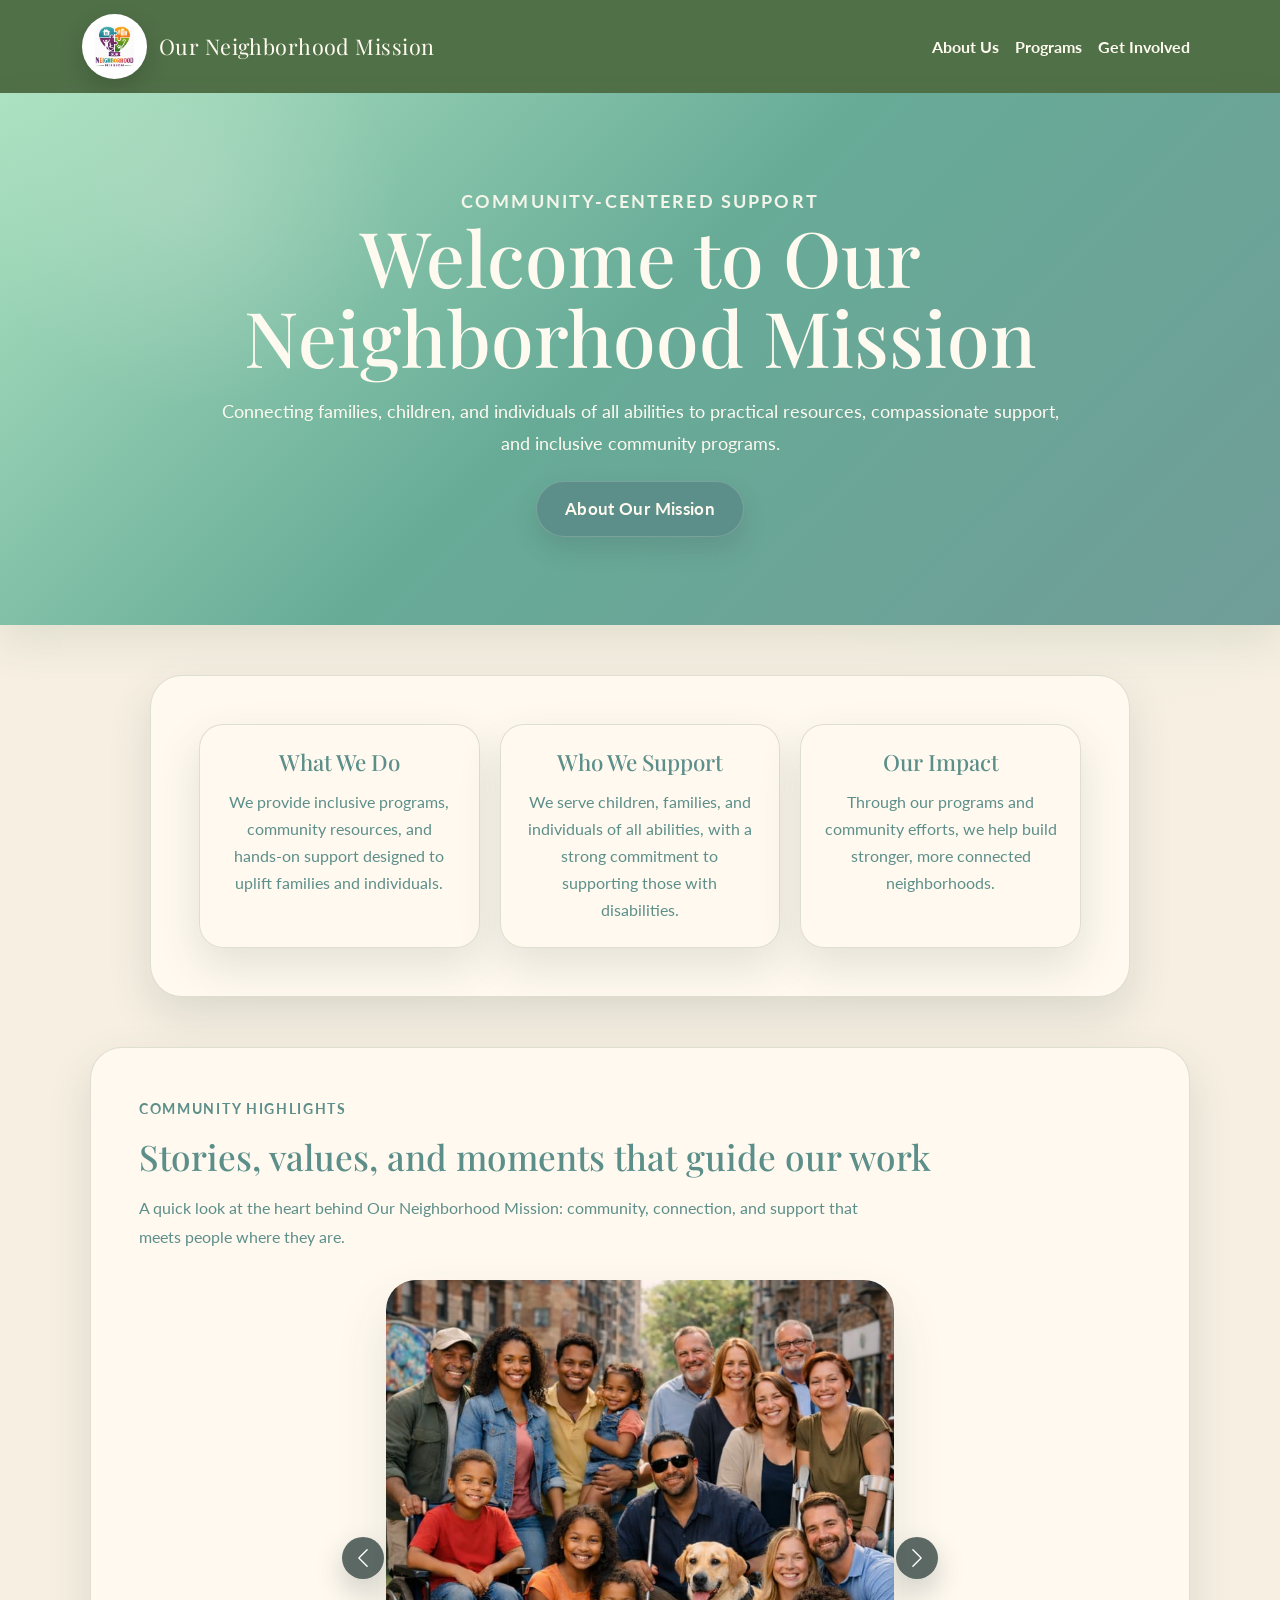
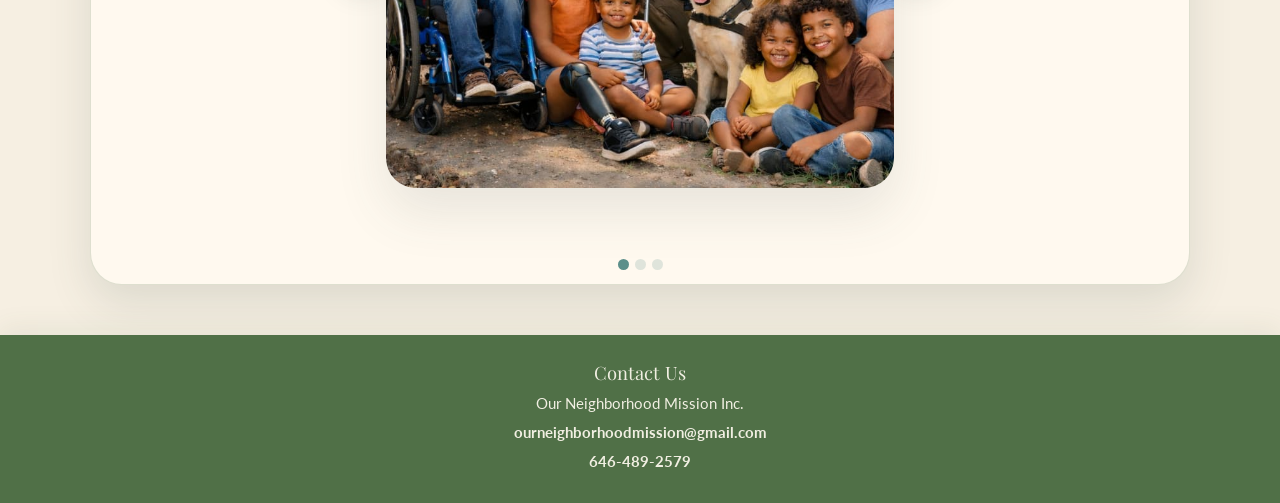
<file: index.html>
<!DOCTYPE html>
<html lang="en">
  <head>
    <meta charset="UTF-8" />
    <meta name="viewport" content="width=device-width, initial-scale=1.0" />
    <title>Our Neighborhood Mission | Community Support and Inclusive Advocacy</title>
    <meta
      name="description"
      content="Our Neighborhood Mission connects families, children, and individuals of all abilities to community support, advocacy, and inclusive programs."
    />
    <link
      href="https://cdn.jsdelivr.net/npm/bootstrap@5.3.3/dist/css/bootstrap.min.css"
      rel="stylesheet"
    />
    <link rel="stylesheet" href="style.css" />
    <link
      href="https://fonts.googleapis.com/css2?family=Playfair+Display:wght@700&family=Lato:wght@400;700&display=swap"
      rel="stylesheet"
    />
  </head>
  <body id="top">
    <nav class="navbar navbar-expand-lg">
      <div class="container">
        <a class="navbar-brand" href="index.html">
          <span class="logo-badge">
            <img class="logo-slot" src="content.png" alt="Our Neighborhood Mission logo" />
          </span>
          <span class="brand-text">Our Neighborhood Mission</span>
        </a>
        <button
          class="navbar-toggler"
          type="button"
          data-bs-toggle="collapse"
          data-bs-target="#navMenu"
          aria-controls="navMenu"
          aria-expanded="false"
          aria-label="Toggle navigation"
        >
          <span class="navbar-toggler-icon"></span>
        </button>
        <div class="collapse navbar-collapse" id="navMenu">
          <ul class="navbar-nav ms-auto">
            <li class="nav-item"><a class="nav-link" href="about.html">About Us</a></li>
            <li class="nav-item"><a class="nav-link" href="programs.html">Programs</a></li>
            <li class="nav-item"><a class="nav-link" href="get-involved.html">Get Involved</a></li>
          </ul>
        </div>
      </div>
    </nav>

    <section class="intro">
      <div class="statement hero-copy">
        <p class="subpage-tag">Community-centered support</p>
        <h1>Welcome to Our Neighborhood Mission</h1>
        <p>
          Connecting families, children, and individuals of all abilities to practical
          resources, compassionate support, and inclusive community programs.
        </p>
        <button type="button" class="btn btn-learn intro-modal-btn" data-bs-toggle="modal" data-bs-target="#missionModal">
          About Our Mission
        </button>
      </div>
    </section>

    <section class="page-section home-info">
      <div class="info-card">
        <h3>What We Do</h3>
        <p>We provide inclusive programs, community resources, and hands-on support designed to uplift families and individuals.</p>
      </div>
      <div class="info-card">
        <h3>Who We Support</h3>
        <p>We serve children, families, and individuals of all abilities, with a strong commitment to supporting those with disabilities.</p>
      </div>
      <div class="info-card">
        <h3>Our Impact</h3>
        <p>Through our programs and community efforts, we help build stronger, more connected neighborhoods.</p>
      </div>
    </section>

    <section id="gallery" class="page-section">
      <p class="section-label">Community Highlights</p>
      <h2>Stories, values, and moments that guide our work</h2>
      <p class="section-intro">
        A quick look at the heart behind Our Neighborhood Mission: community, connection,
        and support that meets people where they are.
      </p>
      <div id="homeCarousel" class="carousel slide placeholder-carousel" data-bs-ride="carousel">
        <div class="carousel-indicators">
          <button type="button" data-bs-target="#homeCarousel" data-bs-slide-to="0" class="active" aria-current="true" aria-label="Slide 1"></button>
          <button type="button" data-bs-target="#homeCarousel" data-bs-slide-to="1" aria-label="Slide 2"></button>
          <button type="button" data-bs-target="#homeCarousel" data-bs-slide-to="2" aria-label="Slide 3"></button>
        </div>
        <div class="carousel-inner">
          <div class="carousel-item active">
            <div class="carousel-slide-frame photo-slide">
              <img
                src="451dc964-eb3f-4c5f-895c-73d313a117c0.png"
                class="carousel-photo"
                alt="Families and community members together outdoors"
              />
            </div>
          </div>
          <div class="carousel-item">
            <div class="carousel-slide-frame carousel-placeholder quote-slide">
              <div class="slide-copy">
                <h3>Chanel Blake</h3>
                <p>
                  "Our Neighborhood Mission was created to be a bridge, connecting individuals
                  and families to the resources, support, and opportunities they deserve."
                </p>
              </div>
            </div>
          </div>
          <div class="carousel-item">
            <div class="carousel-slide-frame carousel-placeholder logo-slide">
              <div class="logo-artwork">
                <img src="content.png" alt="Our Neighborhood Mission logo" class="carousel-logo" />
              </div>
            </div>
          </div>
        </div>
        <button class="carousel-control-prev" type="button" data-bs-target="#homeCarousel" data-bs-slide="prev">
          <span class="carousel-control-prev-icon" aria-hidden="true"></span>
          <span class="visually-hidden">Previous</span>
        </button>
        <button class="carousel-control-next" type="button" data-bs-target="#homeCarousel" data-bs-slide="next">
          <span class="carousel-control-next-icon" aria-hidden="true"></span>
          <span class="visually-hidden">Next</span>
        </button>
      </div>
    </section>

    <div class="modal fade" id="missionModal" tabindex="-1" aria-labelledby="missionModalLabel" aria-hidden="true">
      <div class="modal-dialog modal-dialog-centered">
        <div class="modal-content site-modal">
          <div class="modal-header">
            <h2 class="modal-title" id="missionModalLabel">About Our Mission</h2>
            <button type="button" class="btn-close" data-bs-dismiss="modal" aria-label="Close"></button>
          </div>
          <div class="modal-body">
            <p>
              Our Neighborhood Mission is a community-centered nonprofit focused on
              supporting children, families, and individuals of all abilities through
              advocacy, outreach, and inclusive community care.
            </p>
            <p>
              Founded by Chanel Blake, the organization was created to connect families
              and individuals to the resources, support, and opportunities they deserve.
            </p>
          </div>
        </div>
      </div>
    </div>

    <footer id="footer">
      <p>Contact Us</p>
      <p>Our Neighborhood Mission Inc.</p>
      <p><a class="contact-link footer-link" href="mailto:ourneighborhoodmission@gmail.com">ourneighborhoodmission@gmail.com</a></p>
      <p><a class="contact-link footer-link" href="tel:16464892579">646-489-2579</a></p>
    </footer>

    <script src="https://cdn.jsdelivr.net/npm/bootstrap@5.3.3/dist/js/bootstrap.bundle.min.js"></script>
  </body>
</html>
</file>
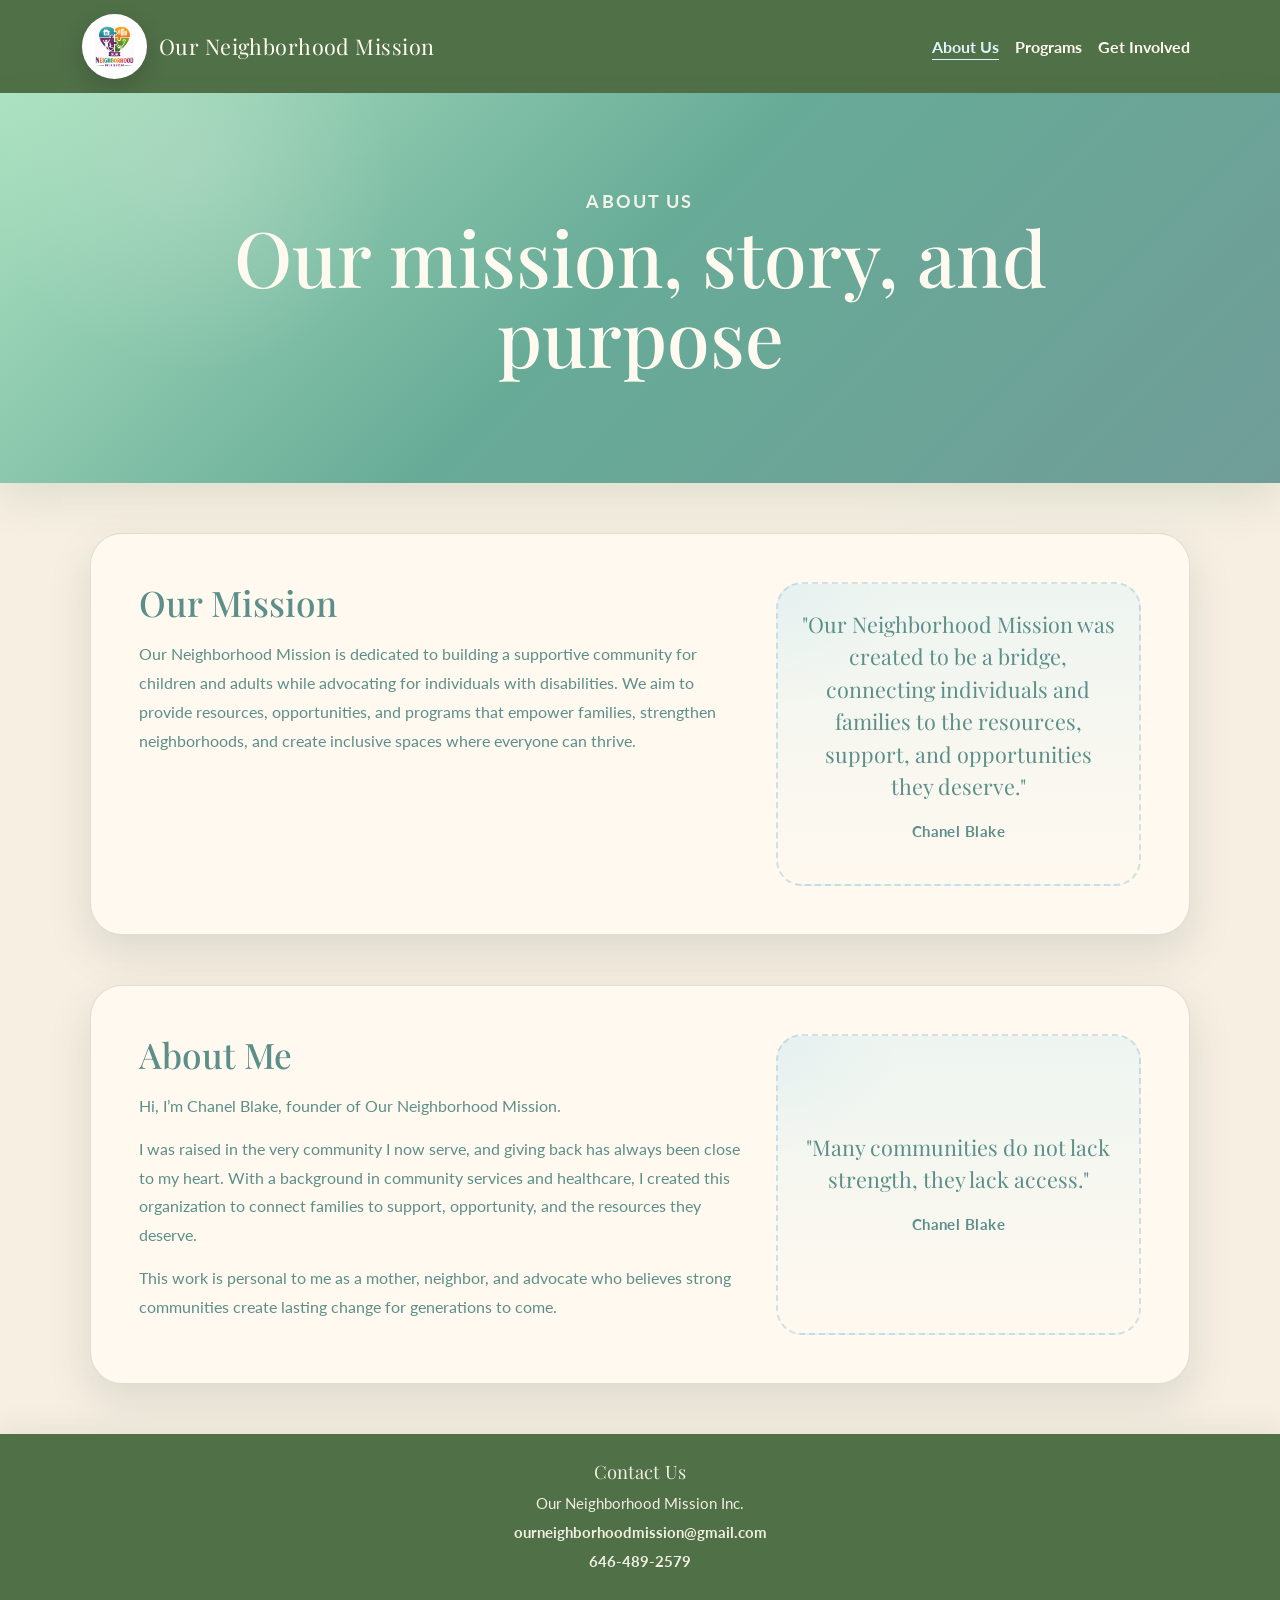
<file: about.html>
<!DOCTYPE html>
<html lang="en">
  <head>
    <meta charset="UTF-8" />
    <meta name="viewport" content="width=device-width, initial-scale=1.0" />
    <title>About Us | Our Neighborhood Mission</title>
    <meta
      name="description"
      content="Learn more about the mission, story, and community-centered vision behind Our Neighborhood Mission."
    />
    <link
      href="https://cdn.jsdelivr.net/npm/bootstrap@5.3.3/dist/css/bootstrap.min.css"
      rel="stylesheet"
    />
    <link rel="stylesheet" href="style.css" />
    <link
      href="https://fonts.googleapis.com/css2?family=Playfair+Display:wght@700&family=Lato:wght@400;700&display=swap"
      rel="stylesheet"
    />
  </head>
  <body>
    <nav class="navbar navbar-expand-lg">
      <div class="container">
        <a class="navbar-brand" href="index.html">
          <span class="logo-badge">
            <img class="logo-slot" src="content.png" alt="Our Neighborhood Mission logo" />
          </span>
          <span class="brand-text">Our Neighborhood Mission</span>
        </a>
        <button
          class="navbar-toggler"
          type="button"
          data-bs-toggle="collapse"
          data-bs-target="#navMenu"
          aria-controls="navMenu"
          aria-expanded="false"
          aria-label="Toggle navigation"
        >
          <span class="navbar-toggler-icon"></span>
        </button>
        <div class="collapse navbar-collapse" id="navMenu">
          <ul class="navbar-nav ms-auto">
            <li class="nav-item"><a class="nav-link current-link" href="about.html">About Us</a></li>
            <li class="nav-item"><a class="nav-link" href="programs.html">Programs</a></li>
            <li class="nav-item"><a class="nav-link" href="get-involved.html">Get Involved</a></li>
          </ul>
        </div>
      </div>
    </nav>

    <section class="intro subpage-intro">
      <div class="statement statement-wide">
        <p class="subpage-tag">About Us</p>
        <h1>Our mission, story, and purpose</h1>
      </div>
    </section>

    <section id="mission" class="page-section content-split">
      <div class="content-copy">
        <h2>Our Mission</h2>
        <p>
          Our Neighborhood Mission is dedicated to building a supportive community for
          children and adults while advocating for individuals with disabilities. We aim
          to provide resources, opportunities, and programs that empower families,
          strengthen neighborhoods, and create inclusive spaces where everyone can thrive.
        </p>
      </div>
      <div class="content-placeholder quote-panel">
        <blockquote>
          "Our Neighborhood Mission was created to be a bridge, connecting individuals
          and families to the resources, support, and opportunities they deserve."
        </blockquote>
        <p>Chanel Blake</p>
      </div>
    </section>

    <section id="impact" class="page-section content-split">
      <div class="content-copy">
        <h2>About Me</h2>
        <p>
          Hi, I’m Chanel Blake, founder of Our Neighborhood Mission.
        </p>
        <p>
          I was raised in the very community I now serve, and giving back has always
          been close to my heart. With a background in community services and healthcare,
          I created this organization to connect families to support, opportunity, and
          the resources they deserve.
        </p>
        <p>
          This work is personal to me as a mother, neighbor, and advocate who believes
          strong communities create lasting change for generations to come.
        </p>
      </div>
      <div class="content-placeholder quote-panel">
        <blockquote>
          "Many communities do not lack strength, they lack access."
        </blockquote>
        <p>Chanel Blake</p>
      </div>
    </section>

    <footer id="footer">
      <p>Contact Us</p>
      <p>Our Neighborhood Mission Inc.</p>
      <p><a class="contact-link footer-link" href="mailto:ourneighborhoodmission@gmail.com">ourneighborhoodmission@gmail.com</a></p>
      <p><a class="contact-link footer-link" href="tel:16464892579">646-489-2579</a></p>
    </footer>

    <script src="https://cdn.jsdelivr.net/npm/bootstrap@5.3.3/dist/js/bootstrap.bundle.min.js"></script>
  </body>
</html>
</file>
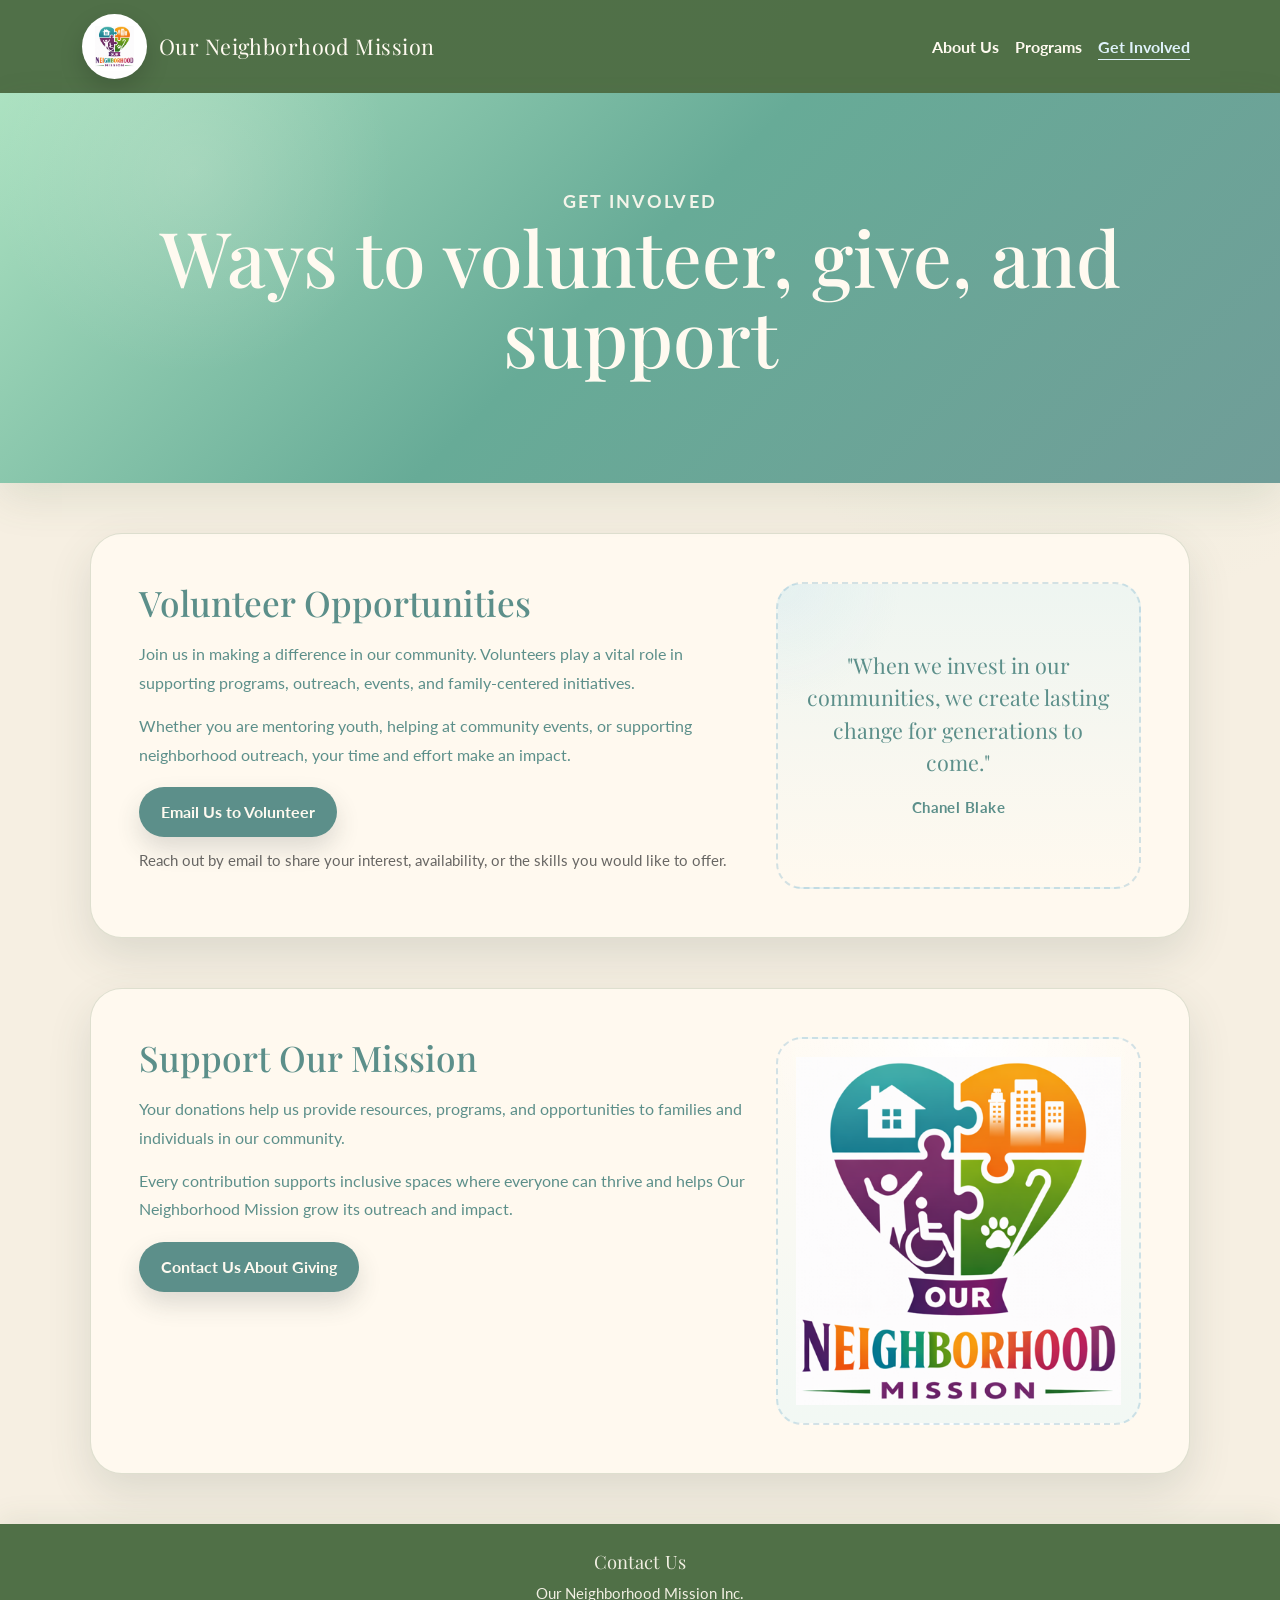
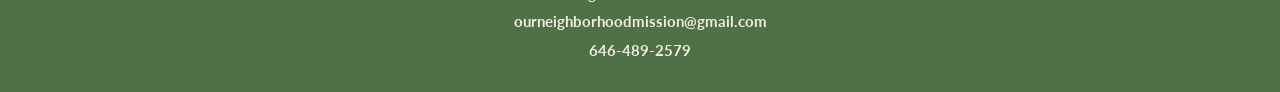
<file: get-involved.html>
<!DOCTYPE html>
<html lang="en">
  <head>
    <meta charset="UTF-8" />
    <meta name="viewport" content="width=device-width, initial-scale=1.0" />
    <title>Get Involved | Our Neighborhood Mission</title>
    <meta
      name="description"
      content="Find ways to volunteer, give, and support the mission of Our Neighborhood Mission."
    />
    <link
      href="https://cdn.jsdelivr.net/npm/bootstrap@5.3.3/dist/css/bootstrap.min.css"
      rel="stylesheet"
    />
    <link rel="stylesheet" href="style.css" />
    <link
      href="https://fonts.googleapis.com/css2?family=Playfair+Display:wght@700&family=Lato:wght@400;700&display=swap"
      rel="stylesheet"
    />
  </head>
  <body>
    <nav class="navbar navbar-expand-lg">
      <div class="container">
        <a class="navbar-brand" href="index.html">
          <span class="logo-badge">
            <img class="logo-slot" src="content.png" alt="Our Neighborhood Mission logo" />
          </span>
          <span class="brand-text">Our Neighborhood Mission</span>
        </a>
        <button
          class="navbar-toggler"
          type="button"
          data-bs-toggle="collapse"
          data-bs-target="#navMenu"
          aria-controls="navMenu"
          aria-expanded="false"
          aria-label="Toggle navigation"
        >
          <span class="navbar-toggler-icon"></span>
        </button>
        <div class="collapse navbar-collapse" id="navMenu">
          <ul class="navbar-nav ms-auto">
            <li class="nav-item"><a class="nav-link" href="about.html">About Us</a></li>
            <li class="nav-item"><a class="nav-link" href="programs.html">Programs</a></li>
            <li class="nav-item"><a class="nav-link current-link" href="get-involved.html">Get Involved</a></li>
          </ul>
        </div>
      </div>
    </nav>

    <section class="intro subpage-intro">
      <div class="statement statement-wide">
        <p class="subpage-tag">Get Involved</p>
        <h1>Ways to volunteer, give, and support</h1>
      </div>
    </section>

    <section id="volunteer" class="page-section content-split">
      <div class="content-copy">
        <h2>Volunteer Opportunities</h2>
        <p>
          Join us in making a difference in our community. Volunteers play a vital role
          in supporting programs, outreach, events, and family-centered initiatives.
        </p>
        <p>
          Whether you are mentoring youth, helping at community events, or supporting
          neighborhood outreach, your time and effort make an impact.
        </p>
        <div class="action-row">
          <a href="mailto:ourneighborhoodmission@gmail.com?subject=Volunteer%20Interest" class="volunteer-btn">Email Us to Volunteer</a>
        </div>
        <p class="support-note">
          Reach out by email to share your interest, availability, or the skills you would like to offer.
        </p>
      </div>
      <div class="content-placeholder quote-panel">
        <blockquote>
          "When we invest in our communities, we create lasting change for generations to come."
        </blockquote>
        <p>Chanel Blake</p>
      </div>
    </section>

    <section id="donate" class="page-section content-split">
      <div class="content-copy">
        <h2>Support Our Mission</h2>
        <p>
          Your donations help us provide resources, programs, and opportunities to
          families and individuals in our community.
        </p>
        <p>
          Every contribution supports inclusive spaces where everyone can thrive and helps
          Our Neighborhood Mission grow its outreach and impact.
        </p>
        <div class="action-row">
          <a href="mailto:ourneighborhoodmission@gmail.com?subject=Donation%20Inquiry" class="volunteer-btn">Contact Us About Giving</a>
        </div>
      </div>
      <div class="content-placeholder logo-panel">
        <div class="logo-artwork">
          <img src="content.png" alt="Our Neighborhood Mission logo" class="panel-logo" />
        </div>
      </div>
    </section>

    <footer id="footer">
      <p>Contact Us</p>
      <p>Our Neighborhood Mission Inc.</p>
      <p><a class="contact-link footer-link" href="mailto:ourneighborhoodmission@gmail.com">ourneighborhoodmission@gmail.com</a></p>
      <p><a class="contact-link footer-link" href="tel:16464892579">646-489-2579</a></p>
    </footer>

    <script src="https://cdn.jsdelivr.net/npm/bootstrap@5.3.3/dist/js/bootstrap.bundle.min.js"></script>
  </body>
</html>
</file>
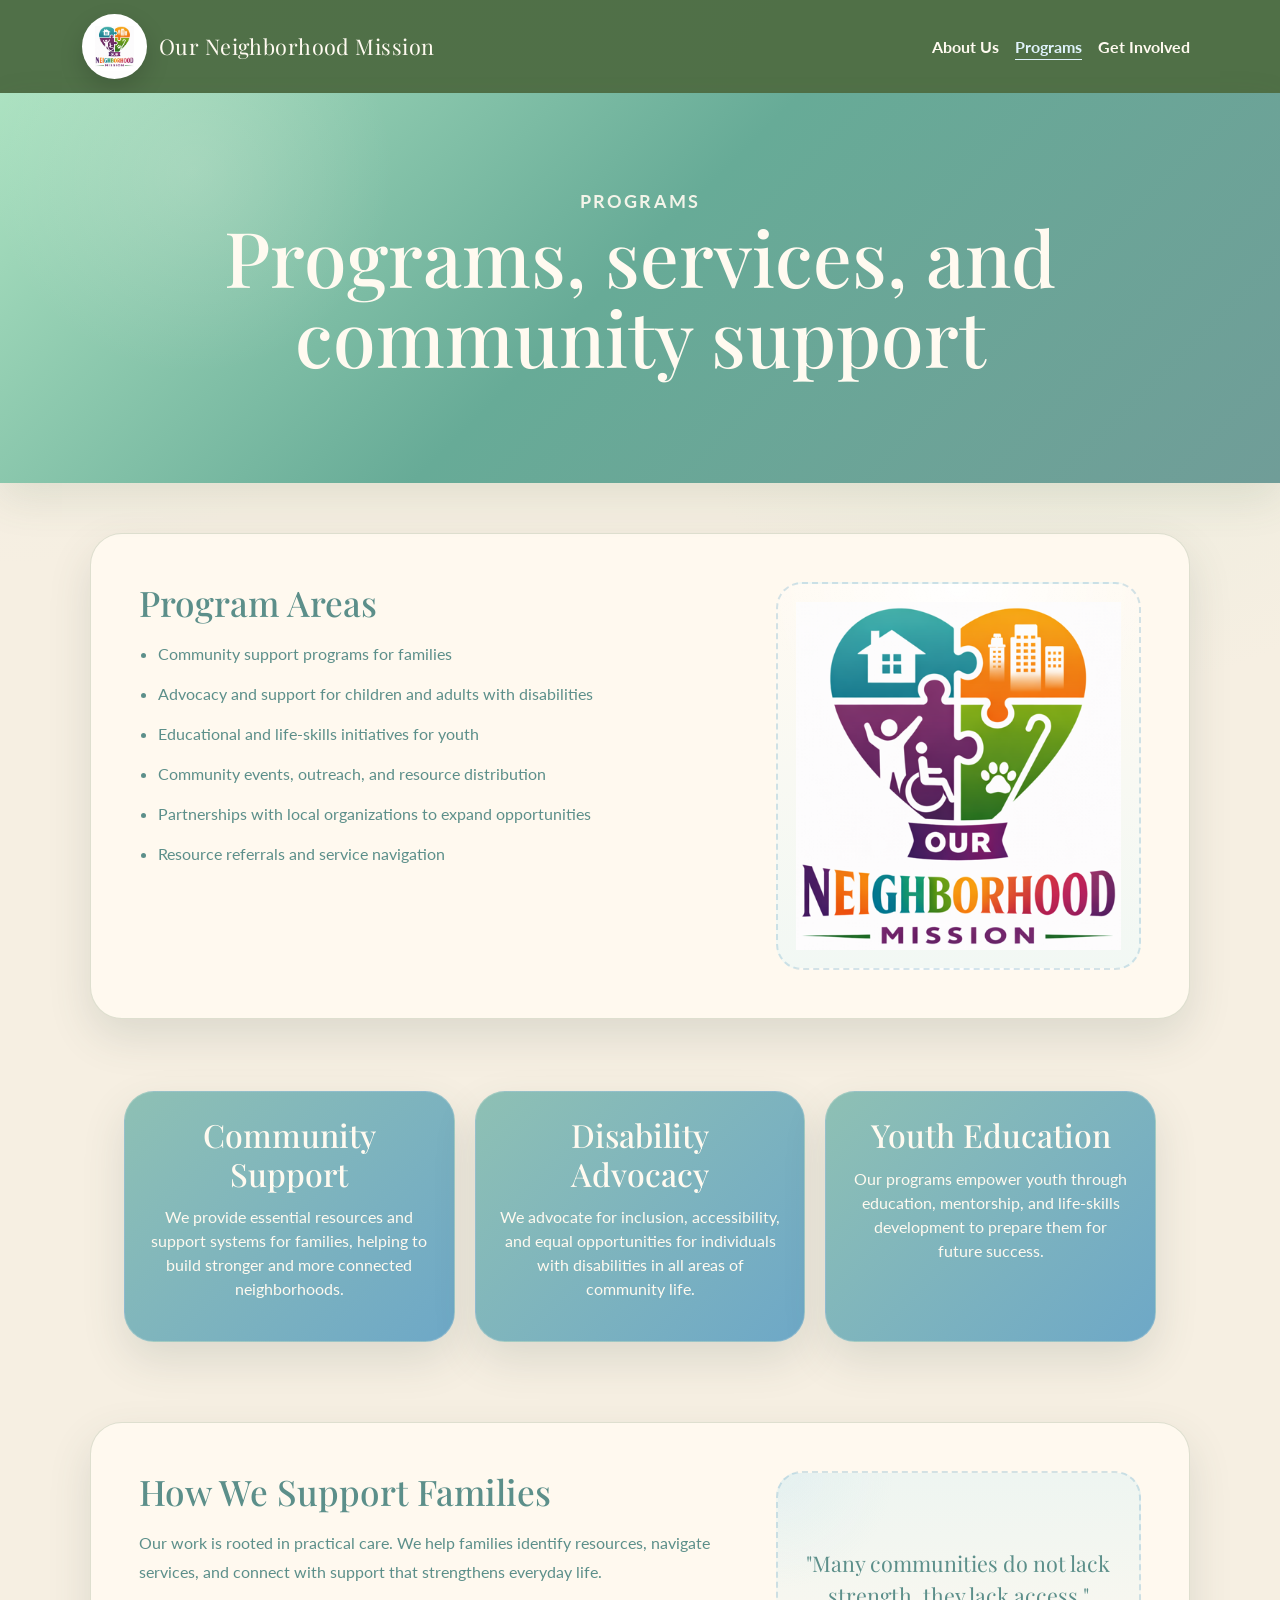
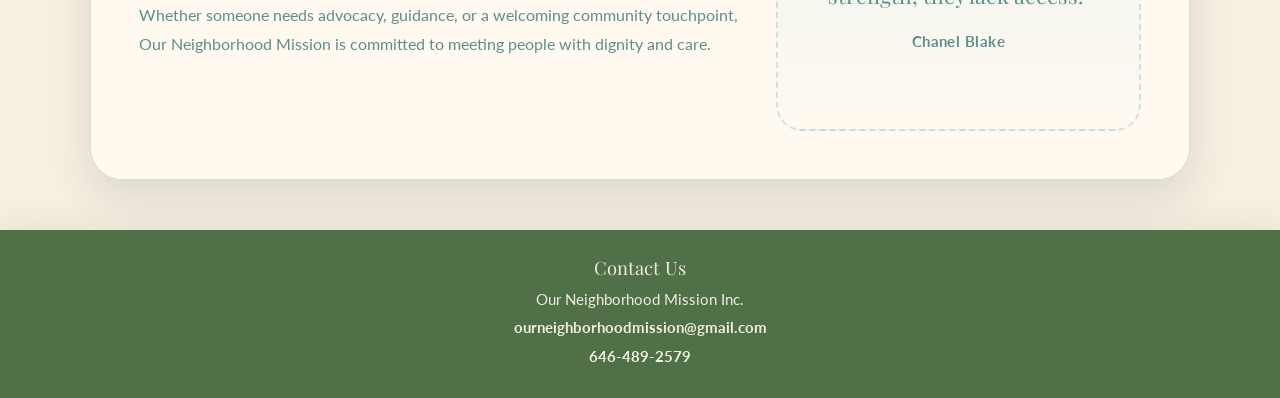
<file: programs.html>
<!DOCTYPE html>
<html lang="en">
  <head>
    <meta charset="UTF-8" />
    <meta name="viewport" content="width=device-width, initial-scale=1.0" />
    <title>Programs | Our Neighborhood Mission</title>
    <meta
      name="description"
      content="Explore the programs and services offered by Our Neighborhood Mission, including advocacy, community support, youth development, and resource navigation."
    />
    <link
      href="https://cdn.jsdelivr.net/npm/bootstrap@5.3.3/dist/css/bootstrap.min.css"
      rel="stylesheet"
    />
    <link rel="stylesheet" href="style.css" />
    <link
      href="https://fonts.googleapis.com/css2?family=Playfair+Display:wght@700&family=Lato:wght@400;700&display=swap"
      rel="stylesheet"
    />
  </head>
  <body>
    <nav class="navbar navbar-expand-lg">
      <div class="container">
        <a class="navbar-brand" href="index.html">
          <span class="logo-badge">
            <img class="logo-slot" src="content.png" alt="Our Neighborhood Mission logo" />
          </span>
          <span class="brand-text">Our Neighborhood Mission</span>
        </a>
        <button
          class="navbar-toggler"
          type="button"
          data-bs-toggle="collapse"
          data-bs-target="#navMenu"
          aria-controls="navMenu"
          aria-expanded="false"
          aria-label="Toggle navigation"
        >
          <span class="navbar-toggler-icon"></span>
        </button>
        <div class="collapse navbar-collapse" id="navMenu">
          <ul class="navbar-nav ms-auto">
            <li class="nav-item"><a class="nav-link" href="about.html">About Us</a></li>
            <li class="nav-item"><a class="nav-link current-link" href="programs.html">Programs</a></li>
            <li class="nav-item"><a class="nav-link" href="get-involved.html">Get Involved</a></li>
          </ul>
        </div>
      </div>
    </nav>

    <section class="intro subpage-intro">
      <div class="statement statement-wide">
        <p class="subpage-tag">Programs</p>
        <h1>Programs, services, and community support</h1>
      </div>
    </section>

    <section id="programs" class="page-section content-split">
      <div class="content-copy">
        <h2>Program Areas</h2>
        <ul class="feature-list">
          <li>Community support programs for families</li>
          <li>Advocacy and support for children and adults with disabilities</li>
          <li>Educational and life-skills initiatives for youth</li>
          <li>Community events, outreach, and resource distribution</li>
          <li>Partnerships with local organizations to expand opportunities</li>
          <li>Resource referrals and service navigation</li>
        </ul>
      </div>
      <div class="content-placeholder logo-panel">
        <div class="logo-artwork">
          <img src="content.png" alt="Our Neighborhood Mission logo" class="panel-logo" />
        </div>
      </div>
    </section>

    <section id="cards">
      <div class="card">
        <h2>Community Support</h2>
        <p>
          We provide essential resources and support systems for families, helping to
          build stronger and more connected neighborhoods.
        </p>
      </div>
      <div class="card">
        <h2>Disability Advocacy</h2>
        <p>
          We advocate for inclusion, accessibility, and equal opportunities for
          individuals with disabilities in all areas of community life.
        </p>
      </div>
      <div class="card">
        <h2>Youth Education</h2>
        <p>
          Our programs empower youth through education, mentorship, and life-skills
          development to prepare them for future success.
        </p>
      </div>
    </section>

    <section class="page-section content-split">
      <div class="content-copy">
        <h2>How We Support Families</h2>
        <p>
          Our work is rooted in practical care. We help families identify resources,
          navigate services, and connect with support that strengthens everyday life.
        </p>
        <p>
          Whether someone needs advocacy, guidance, or a welcoming community touchpoint,
          Our Neighborhood Mission is committed to meeting people with dignity and care.
        </p>
      </div>
      <div class="content-placeholder quote-panel">
        <blockquote>
          "Many communities do not lack strength, they lack access."
        </blockquote>
        <p>Chanel Blake</p>
      </div>
    </section>

    <footer id="footer">
      <p>Contact Us</p>
      <p>Our Neighborhood Mission Inc.</p>
      <p><a class="contact-link footer-link" href="mailto:ourneighborhoodmission@gmail.com">ourneighborhoodmission@gmail.com</a></p>
      <p><a class="contact-link footer-link" href="tel:16464892579">646-489-2579</a></p>
    </footer>

    <script src="https://cdn.jsdelivr.net/npm/bootstrap@5.3.3/dist/js/bootstrap.bundle.min.js"></script>
  </body>
</html>
</file>
<file: style.css>
:root {
  --primary-color: #aad8c0;
  --secondary-color: #5c8f8a;
  --accent-color: #b8dceb;
  --accent-color2: #6ea8c7;
  --card-color: #8ec0b4;
  --surface-color: #fff9ef;
  --surface-soft: #eef5f1;
  --warm-bg: #f6efe2;
  --text-color: #333333;
  --light-text: #fffaf0;
  --nav-color: rgba(72, 106, 64, 0.95);
  --border-color: rgba(72, 106, 64, 0.18);
  --shadow-soft: 0 16px 40px rgba(72, 106, 64, 0.12);
  --shadow-card: 0 18px 44px rgba(62, 86, 81, 0.14);
}

/* Base */

html {
  scroll-behavior: smooth;
}

body {
  margin: 0;
  font-family: "Lato", sans-serif;
  color: var(--text-color);
  background-color: var(--warm-bg);
  background-image:
    radial-gradient(circle at top left, rgba(184, 220, 235, 0.16), transparent 24%),
    radial-gradient(circle at 85% 12%, rgba(170, 216, 192, 0.18), transparent 22%),
    linear-gradient(180deg, rgba(184, 220, 235, 0.08), transparent 18%);
}

a {
  color: inherit;
}

/* Navigation */

.navbar {
  padding: 9px 0;
  background-color: var(--nav-color);
  box-shadow: 0 6px 18px rgba(0, 0, 0, 0.08);
}

.navbar-brand {
  display: inline-flex;
  align-items: center;
  gap: 12px;
  color: var(--light-text) !important;
  font-family: "Playfair Display", serif;
  font-size: 1.35rem;
  letter-spacing: 0.02em;
  text-decoration: none;
}

.logo-badge {
  width: 65px;
  height: 65px;
  flex: 0 0 auto;
  display: inline-flex;
  align-items: center;
  justify-content: center;
  padding: 12px;
  box-sizing: border-box;
  overflow: hidden;
  border-radius: 999px;
  background: #ffffff;
  box-shadow: 0 10px 24px rgba(0, 0, 0, 0.16);
}

.logo-slot {
  width: 100%;
  height: 100%;
  display: block;
  object-fit: contain;
}

.brand-text {
  display: inline-block;
}

.navbar-toggler {
  border-color: rgba(245, 245, 220, 0.5);
}

.navbar-toggler-icon {
  filter: invert(1);
}

.nav-link {
  color: var(--light-text) !important;
  font-weight: 700;
}

.nav-link:hover {
  color: var(--accent-color2) !important;
}

.current-link {
  color: #dff2fb !important;
  text-decoration: underline;
  text-underline-offset: 6px;
}

/* Hero */

.intro {
  width: 100%;
  max-width: none;
  min-height: 360px;
  margin: 0 0 28px;
  padding: 92px 44px 88px;
  display: flex;
  align-items: center;
  justify-content: center;
  overflow: hidden;
  position: relative;
  text-align: center;
  color: var(--light-text);
  background:
    radial-gradient(circle at 15% 20%, rgba(255, 249, 239, 0.16), transparent 18%),
    linear-gradient(135deg, #ace2c1 0%, #67ab97 48%, #709d98 100%);
  box-shadow: var(--shadow-soft);
}

.subpage-intro {
  margin-top: 0;
}

.statement,
.statement-wide {
  max-width: 980px;
  margin: 0 auto;
}

.hero-copy {
  max-width: 860px;
}

.intro h1 {
  margin: 0 0 18px;
  font-family: "Playfair Display", serif;
  font-size: clamp(3rem, 6vw, 5.1rem);
  line-height: 1.04;
}

.intro p {
  max-width: 900px;
  margin: 0 auto;
  font-size: 1.12rem;
  line-height: 1.8;
}

.subpage-tag {
  margin-bottom: 14px;
  color: rgba(255, 250, 240, 0.92);
  font-size: 0.92rem;
  font-weight: 700;
  letter-spacing: 0.12em;
  text-transform: uppercase;
}

.intro-modal-btn {
  margin-top: 22px;
  padding: 14px 28px;
  border: 1px solid rgba(255, 250, 240, 0.18);
  border-radius: 999px;
  background: var(--secondary-color);
  box-shadow: 0 12px 26px rgba(47, 65, 62, 0.16);
  color: var(--light-text);
  font-size: 1.05rem;
  font-weight: 700;
  letter-spacing: 0.02em;
}

.intro-modal-btn:hover {
  background: var(--primary-color);
  color: var(--text-color);
  box-shadow: 0 14px 30px rgba(47, 65, 62, 0.22);
}

/* Shared Sections */

.page-section,
#mission,
#programs,
#gallery,
#volunteer,
#donate,
#impact {
  max-width: 1100px;
  margin: 50px auto;
  padding: 48px;
  scroll-margin-top: 90px;
  border: 1px solid var(--border-color);
  border-radius: 32px;
  background: var(--surface-color);
  box-shadow: var(--shadow-card);
  color: var(--secondary-color);
}

.page-section p,
#mission p,
#programs p,
#gallery p {
  margin: 0 0 14px;
  line-height: 1.8;
}

.page-section h2,
#mission h2,
#programs h2,
#gallery h2 {
  margin: 0 0 16px;
  font-family: "Playfair Display", serif;
  font-size: 2.2rem;
}

.section-label {
  margin: 0 0 10px;
  color: var(--secondary-color);
  font-size: 0.88rem;
  font-weight: 700;
  letter-spacing: 0.12em;
  text-transform: uppercase;
}

.section-intro {
  max-width: 720px;
  margin-bottom: 26px !important;
}

.content-split {
  display: grid;
  grid-template-columns: minmax(0, 1.25fr) minmax(280px, 0.75fr);
  gap: 28px;
  align-items: stretch;
}

.content-copy {
  min-width: 0;
}

.content-placeholder {
  min-height: 260px;
  display: flex;
  align-items: center;
  justify-content: center;
  padding: 24px;
  border: 2px dashed rgba(110, 168, 199, 0.3);
  border-radius: 26px;
  background:
    radial-gradient(circle at top left, rgba(184, 220, 235, 0.18), transparent 26%),
    linear-gradient(180deg, var(--surface-soft), var(--surface-color));
  color: var(--secondary-color);
  text-align: center;
}

/* Homepage Cards */

.home-info {
  display: grid;
  grid-template-columns: repeat(3, minmax(0, 1fr));
  gap: 20px;
  max-width: 980px;
}

.info-card {
  padding: 24px 22px;
  border: 1px solid var(--border-color);
  border-radius: 24px;
  background: rgba(255, 249, 239, 0.92);
  box-shadow: var(--shadow-card);
  text-align: center;
}

.info-card h3 {
  margin: 0 0 12px;
  color: var(--secondary-color);
  font-family: "Playfair Display", serif;
  font-size: 1.4rem;
}

.info-card p {
  margin: 0;
  color: var(--secondary-color);
  font-size: 1rem;
  line-height: 1.7;
}

/* Quote and Logo Panels */

.quote-panel,
.logo-panel,
.photo-panel {
  flex-direction: column;
  gap: 16px;
}

.quote-panel blockquote {
  margin: 0;
  color: var(--secondary-color);
  font-family: "Playfair Display", serif;
  font-size: 1.35rem;
  line-height: 1.5;
}

.quote-panel p,
.logo-panel p {
  margin: 0;
  font-size: 0.95rem;
  font-weight: 700;
  letter-spacing: 0.03em;
}

.logo-panel {
  padding: 18px;
  background:
    radial-gradient(circle at top, rgba(255, 255, 255, 0.96), transparent 44%),
    linear-gradient(180deg, #fffaf2 0%, #f2f8f4 100%);
}

.logo-artwork {
  width: 100%;
  height: 100%;
  display: flex;
  align-items: center;
  justify-content: center;
}

.panel-logo {
  width: 100%;
  height: 100%;
  display: block;
  object-fit: contain;
}

.panel-photo {
  width: 100%;
  height: 100%;
  min-height: 260px;
  display: block;
  object-fit: cover;
  border-radius: 22px;
  box-shadow: var(--shadow-card);
}

/* Program Cards */

#cards {
  max-width: 1100px;
  margin: 0 auto 28px;
  padding: 12px 24px 20px;
  display: flex;
  flex-wrap: wrap;
  text-align: center;
}

.card {
  flex: 1 1 300px;
  margin: 10px;
  padding: 24px;
  border: 1px solid rgba(255, 250, 240, 0.2);
  border-radius: 30px;
  background: linear-gradient(135deg, var(--card-color) 0%, var(--accent-color2) 100%);
  box-shadow: var(--shadow-card);
  color: var(--light-text);
  transition: transform 0.2s ease, box-shadow 0.2s ease, opacity 0.2s ease;
}

.card h2 {
  margin-bottom: 12px;
  font-family: "Playfair Display", serif;
}

.card:hover {
  transform: translateY(-3px);
  box-shadow: 0 14px 26px rgba(72, 106, 64, 0.16);
  opacity: 0.96;
}

.feature-list {
  margin: 0;
  padding-left: 1.2rem;
}

.feature-list li {
  margin-bottom: 0.8rem;
  line-height: 1.7;
}

/* Action Links */

.action-row {
  margin-top: 18px;
}

.volunteer-btn {
  display: inline-block;
  padding: 13px 22px;
  border-radius: 999px;
  background: var(--secondary-color);
  box-shadow: 0 12px 24px rgba(47, 65, 62, 0.16);
  color: var(--light-text);
  font-weight: 700;
  text-decoration: none;
}

.volunteer-btn:hover {
  background: var(--accent-color2);
  color: var(--light-text);
}

.support-note {
  margin-top: 10px !important;
  color: rgba(51, 51, 51, 0.74);
  font-size: 0.95rem;
}

/* Carousel */

.placeholder-carousel {
  max-width: 620px;
  margin-top: 28px;
  margin-inline: auto;
  padding: 0 56px 48px;
  border-radius: 34px;
}

.placeholder-carousel .carousel-inner {
  overflow: hidden;
  border-radius: 30px;
  box-shadow: 0 24px 52px rgba(62, 86, 81, 0.12);
}

.placeholder-carousel .carousel-item {
  min-height: 0;
  background: transparent;
}

.carousel-slide-frame,
.carousel-placeholder {
  width: 100%;
  min-height: 0;
  aspect-ratio: 1 / 1;
  border-radius: 26px;
}

.carousel-slide-frame {
  display: flex;
  align-items: center;
  justify-content: center;
  overflow: hidden;
  background:
    radial-gradient(circle at top left, rgba(255, 255, 255, 0.72), transparent 32%),
    linear-gradient(145deg, #fffaf3 0%, #eef7f2 100%);
}

.carousel-placeholder {
  display: flex;
  align-items: center;
  justify-content: center;
  padding: 20px;
  border: 0;
  background: linear-gradient(145deg, #c7e1d5 0%, #a8cbc0 100%);
  color: #fdfbf6;
  text-align: center;
}

.carousel-photo {
  width: 100%;
  height: 100%;
  display: block;
  object-fit: cover;
  object-position: center;
  border-radius: 26px;
}

.quote-slide,
.logo-slide {
  flex-direction: column;
  gap: 14px;
  padding: 28px;
}

.quote-slide {
  background: #eef7f2;
  box-shadow: inset 0 0 0 1px rgba(92, 143, 138, 0.16);
  color: var(--secondary-color);
}

.quote-slide .slide-copy h3,
.quote-slide .slide-copy p {
  color: var(--secondary-color);
}

.logo-slide {
  padding: 20px;
  background:
    radial-gradient(circle at top, rgba(255, 255, 255, 0.96), transparent 44%),
    linear-gradient(180deg, #fffaf2 0%, #f2f8f4 100%);
}

.slide-copy {
  width: 100%;
  max-width: 390px;
}

.slide-copy h3 {
  margin: 0 0 10px;
  font-family: "Playfair Display", serif;
  font-size: clamp(1.45rem, 2.6vw, 1.9rem);
  line-height: 1.1;
}

.slide-copy p {
  margin: 0 0 14px;
  font-size: 0.92rem;
  line-height: 1.6;
}

.slide-copy p:last-child {
  margin: 0;
}

.carousel-logo {
  width: 82%;
  height: 82%;
  max-width: 340px;
  max-height: 340px;
  display: block;
  object-fit: contain;
}

.placeholder-carousel .carousel-control-prev,
.placeholder-carousel .carousel-control-next {
  width: 46px;
  opacity: 1;
}

.placeholder-carousel .carousel-control-prev {
  left: 10px;
}

.placeholder-carousel .carousel-control-next {
  right: 10px;
}

.placeholder-carousel .carousel-control-prev-icon,
.placeholder-carousel .carousel-control-next-icon {
  width: 42px;
  height: 42px;
  border-radius: 999px;
  background-color: rgba(47, 65, 62, 0.78);
  background-size: 52% 52%;
  box-shadow: 0 12px 28px rgba(47, 65, 62, 0.22);
}

.placeholder-carousel .carousel-indicators {
  margin-bottom: -34px;
}

.placeholder-carousel .carousel-indicators [data-bs-target] {
  width: 11px;
  height: 11px;
  border: 0;
  border-radius: 999px;
  background-color: rgba(92, 143, 138, 0.38);
}

.placeholder-carousel .carousel-indicators .active {
  background-color: var(--secondary-color);
}

/* Modal */

.site-modal {
  border: 1px solid var(--border-color);
  border-radius: 24px;
  background: var(--surface-color);
}

.site-modal .modal-header {
  padding: 20px 24px 12px;
  border-bottom: 1px solid rgba(72, 106, 64, 0.12);
}

.site-modal .modal-title {
  color: var(--secondary-color);
  font-family: "Playfair Display", serif;
  font-size: 1.7rem;
}

.site-modal .modal-body {
  padding: 12px 24px 24px;
}

.site-modal .modal-body p {
  margin-bottom: 12px;
  line-height: 1.8;
}

/* Footer */

.contact-link {
  color: var(--secondary-color);
  font-weight: 700;
  text-decoration: none;
}

.contact-link:hover {
  color: var(--accent-color2);
  text-decoration: underline;
}

.footer-link {
  color: var(--light-text);
}

.footer-link:hover {
  color: var(--accent-color);
}

#footer {
  margin-top: 40px;
  padding: 24px 20px;
  background: var(--nav-color);
  box-shadow: 0 -8px 24px rgba(72, 106, 64, 0.08);
  color: var(--light-text);
  text-align: center;
}

#footer p:first-child {
  margin-bottom: 6px;
  font-family: "Playfair Display", serif;
  font-size: 1.15rem;
}

#footer p {
  margin: 0 0 6px;
  font-size: 0.95rem;
  opacity: 0.92;
}

/* Responsive */

@media (max-width: 768px) {
  .intro {
    min-height: 300px;
    margin: 0 0 18px;
    padding: 70px 22px;
  }

  .intro h1 {
    font-size: 2.7rem;
  }

  .intro p {
    font-size: 1.05rem;
  }

  .page-section,
  #mission,
  #programs,
  #gallery,
  #volunteer,
  #donate,
  #impact {
    margin: 18px 16px;
    padding: 28px 22px;
  }

  .home-info,
  .content-split {
    grid-template-columns: 1fr;
  }

  .content-placeholder {
    min-height: 200px;
  }

  .placeholder-carousel {
    max-width: 100%;
    padding: 0 16px 42px;
  }

  .placeholder-carousel .carousel-control-prev,
  .placeholder-carousel .carousel-control-next {
    width: 38px;
  }

  .placeholder-carousel .carousel-control-prev {
    left: -2px;
  }

  .placeholder-carousel .carousel-control-next {
    right: -2px;
  }

  .placeholder-carousel .carousel-control-prev-icon,
  .placeholder-carousel .carousel-control-next-icon {
    width: 34px;
    height: 34px;
  }

  .page-section h2,
  #mission h2,
  #programs h2,
  #gallery h2,
  #volunteer h2,
  #donate h2,
  #impact h2 {
    font-size: 1.8rem;
  }

  .navbar-brand {
    gap: 10px;
    font-size: 1.1rem;
  }

  .logo-badge {
    width: 50px;
    height: 50px;
    padding: 6px;
  }
}
</file>
